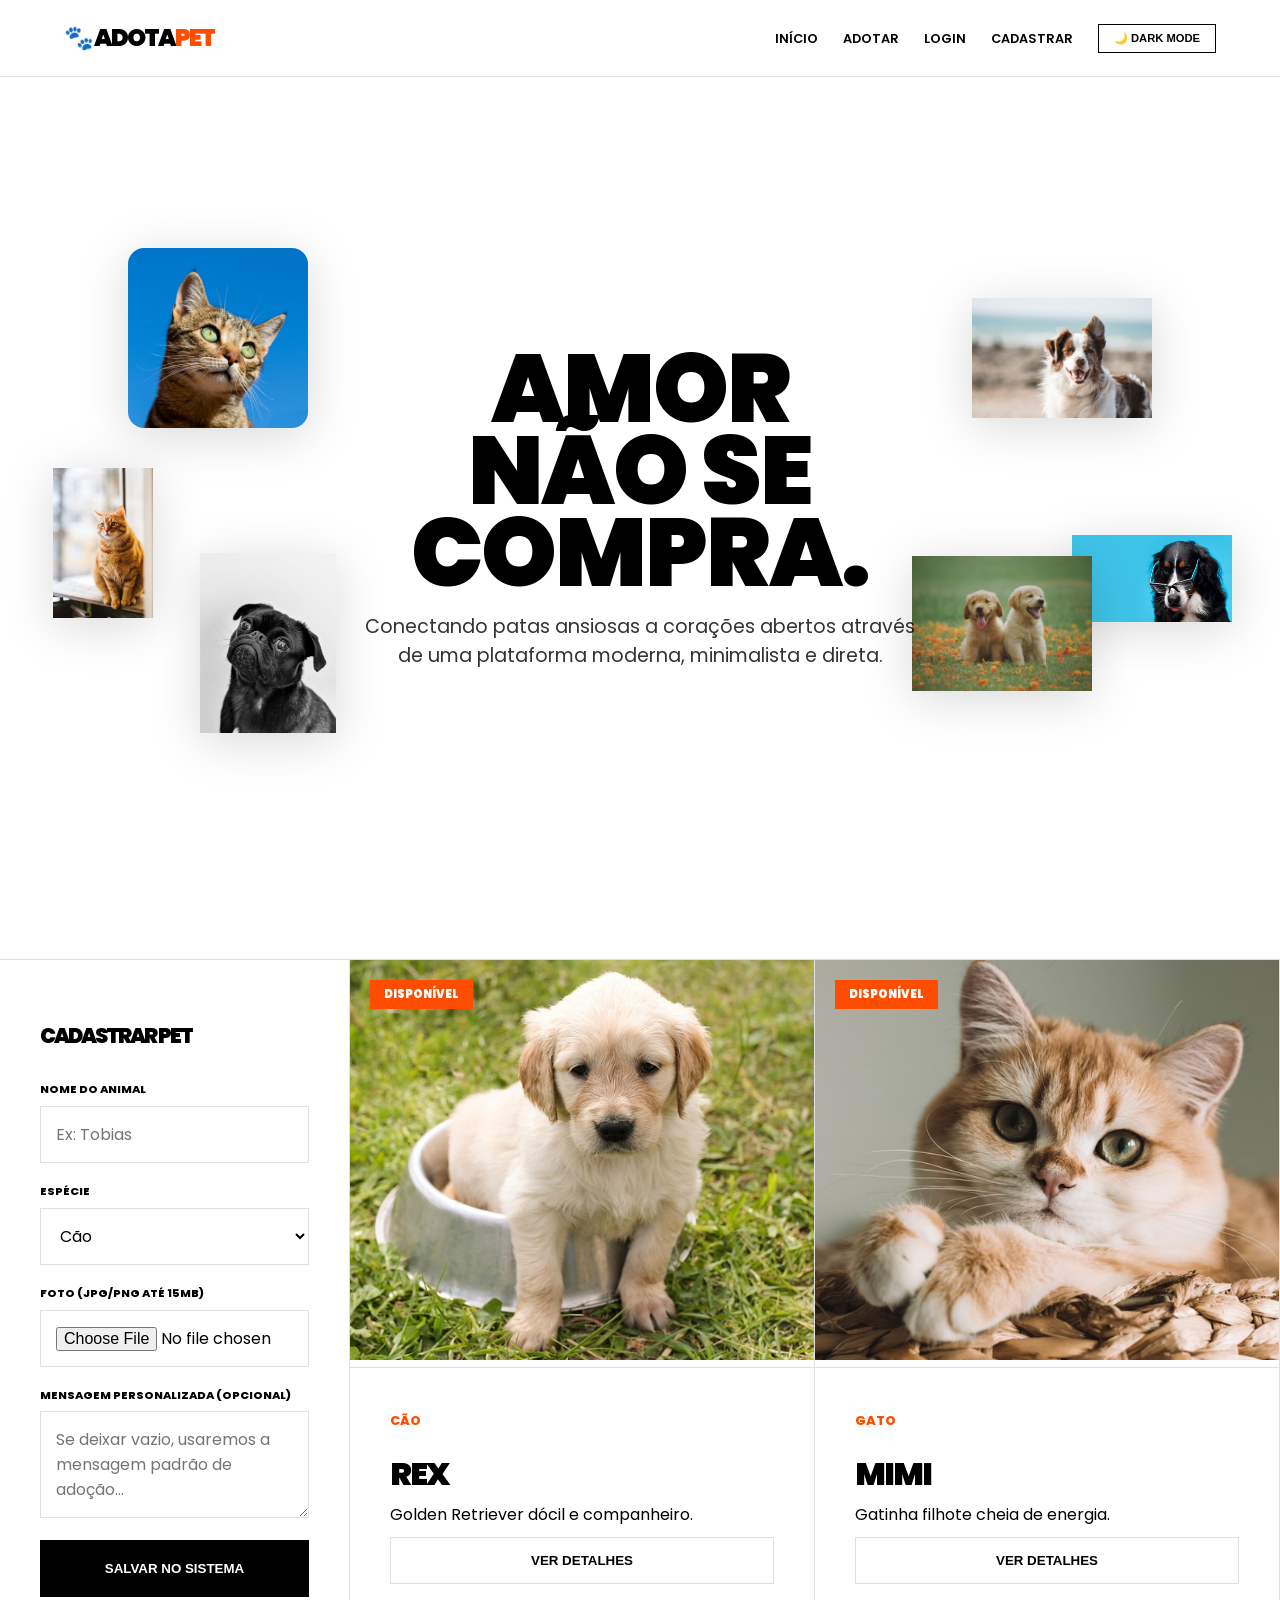
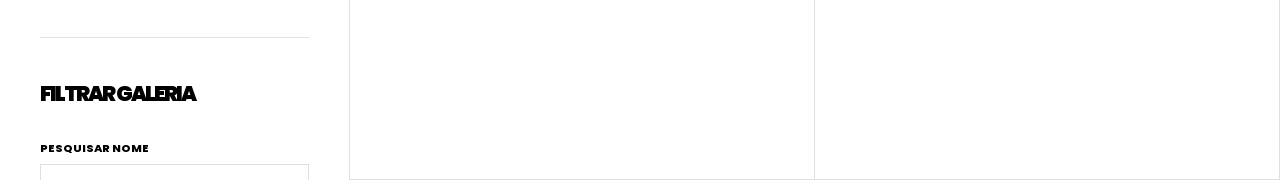
<file: index.html>
<!DOCTYPE html>
<html lang="pt-br">
<head>
    <meta charset="UTF-8">
    <meta name="viewport" content="width=device-width, initial-scale=1.0">
    <title>AdotaPet | Design & Adoção</title>
    <link href="https://fonts.googleapis.com/css2?family=Poppins:wght@400;600;800;900&display=swap" rel="stylesheet">
    <link rel="stylesheet" href="style.css">
</head>
<body>

<header>
    <div class="logo">
        <h1>🐾 Adota<span>Pet</span></h1>
    </div>
    <nav>
        <ul>
            <li><a href="#inicio">Início</a></li>
            <li><a href="#adotar-ancora">Adotar</a></li>
            <li><a href="#">Login</a></li>
            <li><a href="#">Cadastrar</a></li>
            <li><button id="btn-dark-toggle">🌙 Dark Mode</button></li>
        </ul>
    </nav>
</header>

<section class="hero" id="inicio">
    <div class="hero-container-images">
        <img src="[data-uri]" class="float-img p1" alt="Pet 1">
        <img src="[data-uri]" class="float-img p2" alt="Pet 2">
        <img src="[data-uri]" class="float-img p3" alt="Pet 3">
        
        <h2>Amor <br>Não Se <br>Compra.</h2>
        
        <img src="[data-uri]" class="float-img p4" alt="Pet 4">
        <img src="[data-uri]" class="float-img p5" alt="Pet 5">
        <img src="[data-uri]" class="float-img p6" alt="Pet 6">
    </div>
    <p>Conectando patas ansiosas a corações abertos através de uma plataforma moderna, minimalista e direta.</p>
</section>

<main class="container">
    <aside class="sidebar">
        <div class="sidebar-content">
            <h3>Cadastrar Pet</h3>
            <form id="meuFormulario">
                <label for="nome">Nome do Animal</label>
                <input type="text" id="nome" placeholder="Ex: Tobias" required>
                
                <label for="categoria">Espécie</label>
                <select id="categoria" required>
                    <option value="Cão">Cão</option>
                    <option value="Gato">Gato</option>
                </select>

                <label for="foto-upload">Foto (JPG/PNG até 15MB)</label>
                <input type="file" id="foto-upload" accept=".jpg, .jpeg, .png" required>

                <label for="custom-msg">Mensagem Personalizada (Opcional)</label>
                <textarea id="custom-msg" rows="3" placeholder="Se deixar vazio, usaremos a mensagem padrão de adoção..."></textarea>

                <button type="submit" class="btn-primary">Salvar no Sistema</button>
            </form>

            <hr>

            <h3 id="adotar-ancora">Filtrar Galeria</h3>
            <form id="formBusca" onsubmit="event.preventDefault();">
                <label for="inputBusca">Pesquisar Nome</label>
                <input type="search" id="inputBusca" placeholder="Ex: Rex, Mimi...">

                <label for="filtroEspecie">Espécie</label>
                <select id="filtroEspecie">
                    <option value="Todos">Todos</option>
                    <option value="Cão">Cão</option>
                    <option value="Gato">Gato</option>
                </select>
                
                <button type="button" class="btn-secondary" onclick="resetarFiltros()">Limpar Filtros</button>
            </form>
        </div>
    </aside>

    <section class="animal-grid" id="listaItens">
        </section>
</main>

<div id="modal-pet">
    <div class="modal-body">
        <div id="modal-conteudo"></div>
        <button onclick="document.getElementById('modal-pet').style.display='none'" class="btn-primary">Fechar Detalhes</button>
    </div>
</div>

<script src="db.js"></script>
<script src="controller.js"></script>

</body>
</html>
</file>
<file: style.css>
/* ==========================================================================
   ESTILO INSPIRADO EM DAMNGOODBRANDS.COM - COM IMAGENS FLUTUANTES
   ========================================================================== */

:root {
    --primary: #000000;
    --accent: #ff4d00;
    --bg: #ffffff;
    --text: #000000;
    --card-bg: #ffffff;
    --border: #e0e0e0;
    --transition: all 0.4s cubic-bezier(0.25, 0.46, 0.45, 0.94);
    --font-main: 'Poppins', sans-serif;
}

body.dark-theme {
    --bg: #000000;
    --text: #ffffff;
    --primary: #ffffff;
    --card-bg: #000000;
    --border: #333333;
}

* {
    margin: 0;
    padding: 0;
    box-sizing: border-box;
    outline: none;
}

html {
    scroll-behavior: smooth;
}

body {
    font-family: var(--font-main);
    background-color: var(--bg);
    color: var(--text);
    line-height: 1.5;
    transition: background-color 0.3s ease, color 0.3s ease;
}

h1, h2, h3 {
    font-weight: 900;
    text-transform: uppercase;
    letter-spacing: -2px;
}

header {
    display: flex;
    justify-content: space-between;
    align-items: center;
    padding: 20px 5%;
    background-color: var(--bg);
    border-bottom: 1px solid var(--border);
    position: fixed;
    top: 0;
    width: 100%;
    z-index: 1000;
}

header .logo h1 { font-size: 1.5rem; color: var(--primary); }
header .logo h1 span { color: var(--accent); }

header nav ul { display: flex; gap: 25px; align-items: center; list-style: none; }
header nav a {
    font-weight: 600;
    font-size: 0.8rem;
    text-transform: uppercase;
    text-decoration: none;
    color: var(--text);
    transition: var(--transition);
}
header nav a:hover { color: var(--accent); }

#btn-dark-toggle {
    background: none;
    border: 1px solid var(--primary);
    color: var(--primary);
    padding: 7px 15px;
    cursor: pointer;
    font-weight: 800;
    text-transform: uppercase;
    font-size: 0.7rem;
}

/* HERO SECTION COM IMAGENS FLUTUANTES */
.hero {
    height: 100vh;
    display: flex;
    flex-direction: column;
    justify-content: center;
    align-items: center;
    text-align: center;
    padding: 0 10%;
    margin-top: 60px;
    border-bottom: 1px solid var(--border);
    position: relative;
    overflow: hidden;
}

.hero-container-images {
    position: relative;
    width: 100%;
    max-width: 1100px;
    display: flex;
    justify-content: center;
    align-items: center;
}

.hero h2 {
    font-size: 6rem;
    line-height: 0.85;
    margin-bottom: 20px;
    position: relative;
    z-index: 10;
}

.hero p {
    font-size: 1.2rem;
    max-width: 550px;
    opacity: 0.8;
    position: relative;
    z-index: 10;
}

/* ESTILO DAS IMAGENS FLUTUANTES */
.float-img {
    position: absolute;
    width: 180px;
    height: 180px;
    z-index: 5;
    pointer-events: none;
    animation: floatingAnim 4s ease-in-out infinite;
    object-fit: contain;
    border-radius: 16px;
    filter: drop-shadow(0 8px 24px rgba(0, 0, 0, 0.15));
}

/* Posições individuais para rodear o texto */
.p1 { top: -100px; left: 0; animation-delay: 0s; }
.p2 { top: 120px; left: -100px; width: 150px; height: 150px; animation-delay: 0.5s; }
.p3 { bottom: -120px; left: 50px; animation-delay: 1s; }
.p4 { top: -80px; right: 0; animation-delay: 1.5s; }
.p5 { top: 150px; right: -80px; width: 160px; height: 160px; animation-delay: 2s; }
.p6 { bottom: -100px; right: 60px; animation-delay: 0.8s; }

@keyframes floatingAnim {
    0%, 100% { transform: translateY(0) rotate(0deg); }
    50% { transform: translateY(-25px) rotate(3deg); }
}

/* CONTAINER E SIDEBAR */
.container {
    display: grid;
    grid-template-columns: 350px 1fr;
}

.sidebar {
    padding: 60px 40px;
    border-right: 1px solid var(--border);
    background-color: var(--bg);
    position: sticky;
    top: 80px;
    height: calc(100vh - 80px);
    overflow-y: auto;
}

.sidebar h3 { font-size: 1.3rem; margin-bottom: 30px; }
.sidebar label {
    font-size: 0.7rem;
    text-transform: uppercase;
    font-weight: 800;
    margin-top: 20px;
    display: block;
}

.sidebar input, .sidebar select, .sidebar textarea {
    width: 100%;
    padding: 15px;
    margin-top: 8px;
    border: 1px solid var(--border);
    background-color: var(--bg);
    color: var(--text);
    font-family: inherit;
    font-size: 1rem;
}

.sidebar hr { border: 0; border-top: 1px solid var(--border); margin: 40px 0; }

/* GRID E CARDS */
.animal-grid {
    display: grid;
    grid-template-columns: repeat(2, 1fr);
}

.animal-card {
    background-color: var(--card-bg);
    border-right: 1px solid var(--border);
    border-bottom: 1px solid var(--border);
    overflow: hidden;
    position: relative;
}

.animal-card img,
.animal-card .perfil-img {
    width: 100%;
    height: 400px;
    aspect-ratio: 3 / 4;
    object-fit: cover;
    object-position: center;
    transition: transform 0.8s ease;
}

.animal-card:hover img,
.animal-card:hover .perfil-img {
    transform: scale(1.05);
}

.badge {
    position: absolute;
    top: 20px;
    left: 20px;
    background-color: var(--accent);
    color: white;
    padding: 6px 14px;
    font-size: 0.7rem;
    font-weight: 900;
    text-transform: uppercase;
    z-index: 10;
}

.card-content {
    padding: 40px;
    border-top: 1px solid var(--border);
}

.card-content h3 { font-size: 2rem; margin-bottom: 5px; }
.card-content .tag-especie {
    color: var(--accent);
    font-weight: 800;
    text-transform: uppercase;
    font-size: 0.8rem;
    margin-bottom: 20px;
    display: inline-block;
}

/* BOTÕES */
.btn-primary {
    background-color: var(--primary);
    color: var(--bg);
    padding: 20px;
    border: 1px solid var(--primary);
    cursor: pointer;
    font-weight: 800;
    text-transform: uppercase;
    width: 100%;
    margin-top: 15px;
}

.btn-primary:hover {
    background-color: transparent;
    color: var(--primary);
}

.btn-secondary {
    background-color: transparent;
    color: var(--primary);
    padding: 15px;
    border: 1px solid var(--border);
    cursor: pointer;
    font-weight: 800;
    text-transform: uppercase;
    width: 100%;
    margin-top: 10px;
}

.btn-remover {
    background: none;
    border: none;
    color: #cc0000;
    text-decoration: underline;
    font-weight: 800;
    text-transform: uppercase;
    font-size: 0.7rem;
    cursor: pointer;
    margin-top: 20px;
}

/* MODAL */
#modal-pet {
    display: none;
    position: fixed;
    top: 0; left: 0;
    width: 100%; height: 100%;
    background-color: rgba(0,0,0,0.95);
    z-index: 2000;
    align-items: center;
    justify-content: center;
}

.modal-body {
    background-color: var(--bg);
    padding: 60px;
    max-width: 550px;
    width: 90%;
    border: 1px solid var(--border);
}

/* RESPONSIVIDADE */
@media screen and (max-width: 1100px) {
    .hero h2 { font-size: 4rem; }
    .float-img { width: 120px; height: 120px; }
    .container { grid-template-columns: 1fr; }
    .sidebar { position: relative; top: 0; height: auto; border-right: none; }
    .animal-grid { grid-template-columns: repeat(2, 1fr); }
    .animal-card img,
    .animal-card .perfil-img { height: 300px; }
}

@media screen and (max-width: 768px) {
    .hero h2 { font-size: 3rem; }
    .float-img { display: none; } /* Remove flutuantes no celular para não poluir */
    .animal-grid { grid-template-columns: 1fr; }
}
</file>
